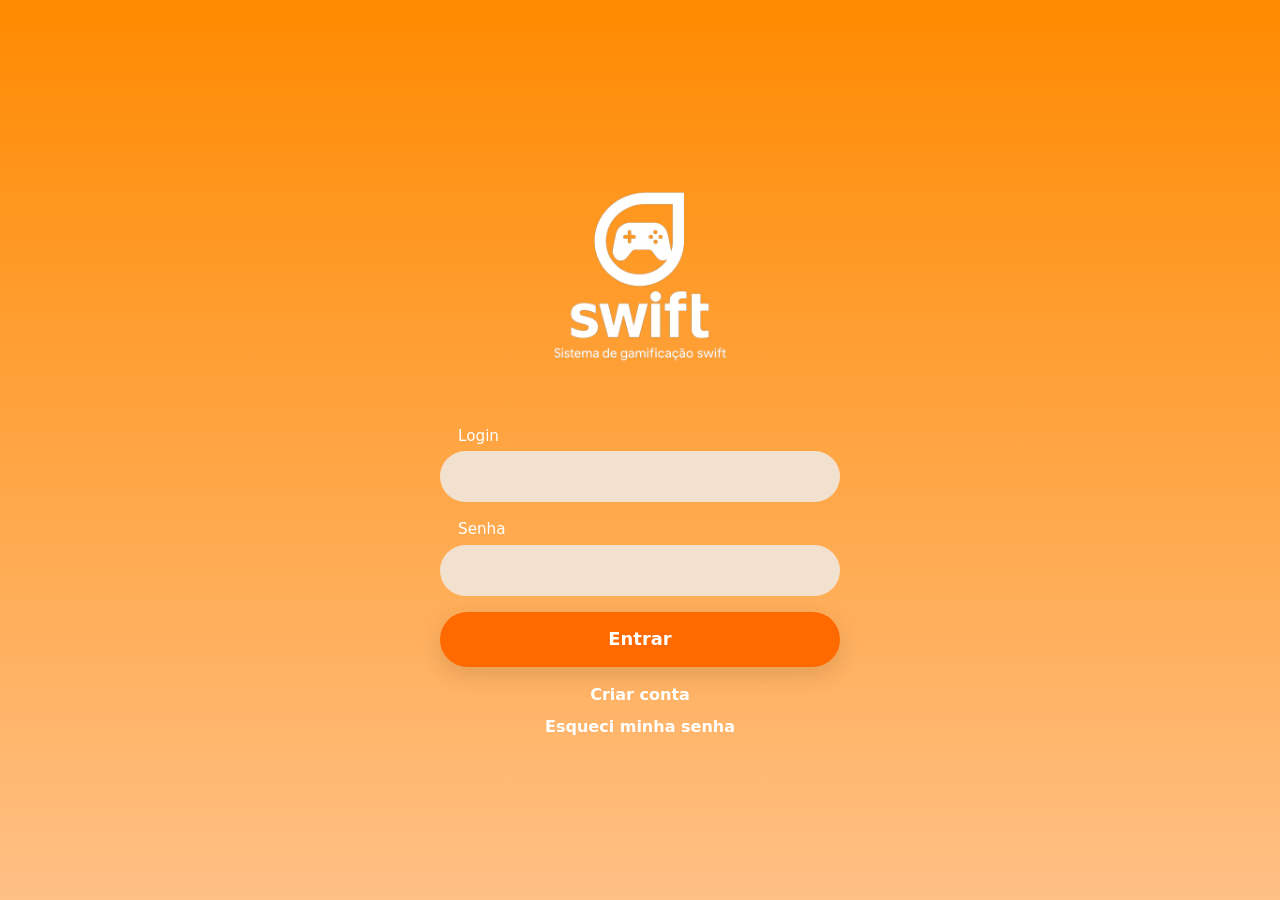
<file: index.html>
<!doctype html>
<html lang="pt-br">

<head>
    <meta charset="utf-8">
    <meta name="viewport" content="width=device-width, initial-scale=1">
    <title>Login Swift</title>
    <link href="https://cdn.jsdelivr.net/npm/bootstrap@5.3.3/dist/css/bootstrap.min.css" rel="stylesheet">
    <link rel="stylesheet" href="./css/tokens.css">
    <link rel="stylesheet" href="./css/base.css">
    <link rel="stylesheet" href="./css/login.css">
</head>

<body>
    <main class="login">
        <div class="login__wrap container d-flex align-items-center justify-content-center min-vh-100">
            <section class="login__card text-center">
                <img class="login__logo mb-4" src="./assets/img/logo-swift-gamificacao.png" alt="Swift">
                <form id="login-form" class="login__form needs-validation" novalidate>
                    <div class="mb-3 text-start">
                        <label for="login-email" class="form-label text-white-50 small mb-1">Login</label>
                        <input id="login-email" name="email" type="email" class="form-control login__input" required>
                        <div class="invalid-feedback">Informe um e-mail válido.</div>
                    </div>
                    <div class="mb-3 text-start">
                        <label for="login-senha" class="form-label text-white-50 small mb-1">Senha</label>
                        <input id="login-senha" name="senha" type="password" class="form-control login__input"
                            minlength="6" required>
                        <div class="invalid-feedback">A senha deve ter pelo menos 6 caracteres.</div>
                    </div>
                    <button type="submit" class="btn btn-lg btn-primary w-100 login__btn">Entrar</button>
                    <div class="login__links d-flex justify-content-between align-items-center mt-3">
                        <a href="#" class="login__link">Criar conta</a>
                        <a href="#" class="login__link">Esqueci minha senha</a>
                    </div>
                </form>
            </section>
        </div>
    </main>
    <script type="module" src="./js/login.js"></script>
    <script src="https://cdn.jsdelivr.net/npm/bootstrap@5.3.3/dist/js/bootstrap.bundle.min.js"></script>
</body>

</html>
</file>
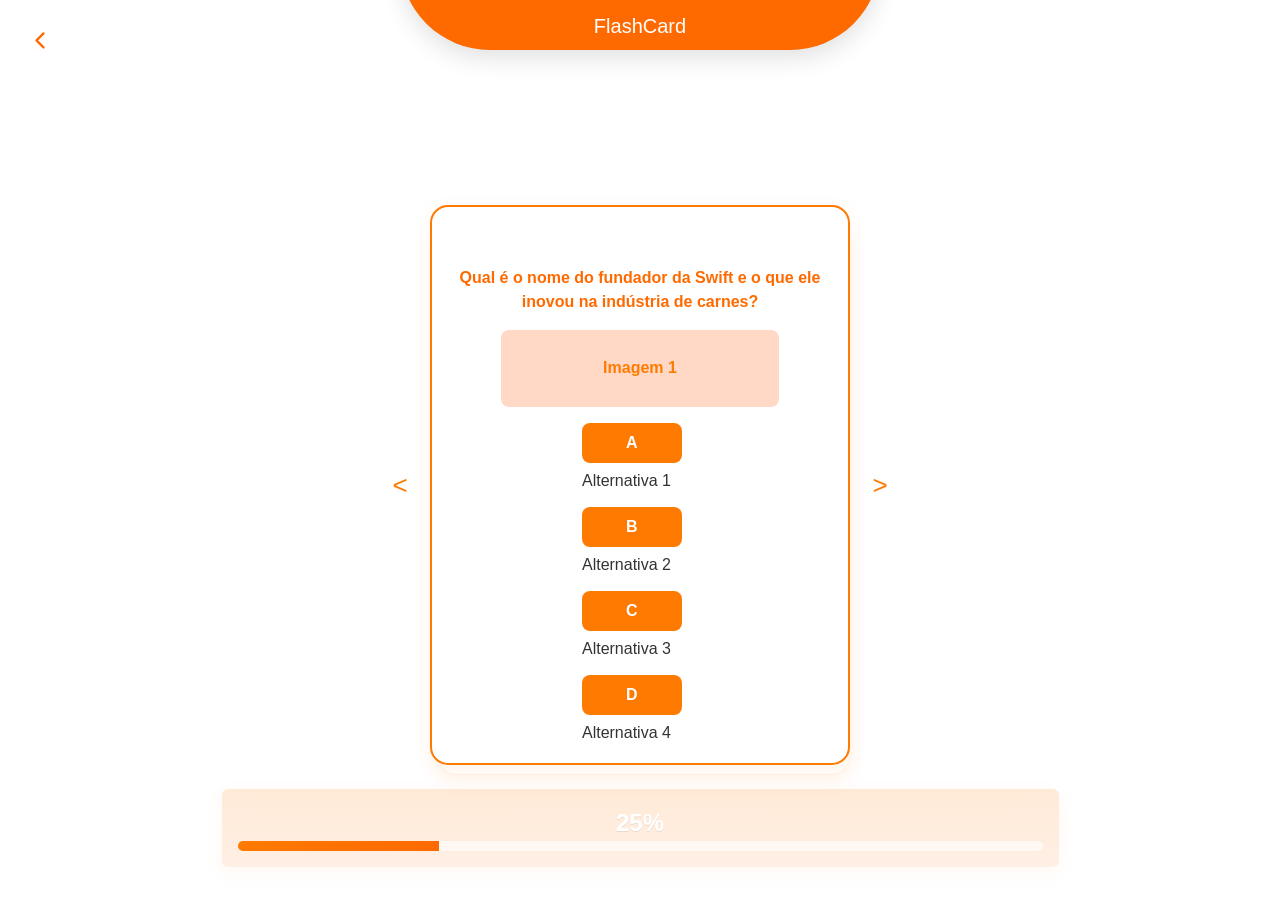
<file: pages/fleshcard.html>
<!DOCTYPE html>
<html lang="pt-br">

<head>
  <meta charset="utf-8" />
  <meta name="viewport" content="width=device-width,initial-scale=1" />
  <title>FlashCard</title>


</head>
<link href="https://cdn.jsdelivr.net/npm/bootstrap@5.3.2/dist/css/bootstrap.min.css" rel="stylesheet">
<link rel="stylesheet" href="../css/tokens.css" />
<link rel="stylesheet" href="../css/base.css" />
<link rel="stylesheet" href="../css/home.css" />
<link rel="stylesheet" href="../css/profile.css" />
<link rel="stylesheet" href="../css/fleshcard.css" />
</head>

<body>
  <header class="dash-header text-center position-relative">
    <button class="profile__back" onclick="window.location.href='./home.html'" aria-label="Voltar">
      <svg width="28" height="28" viewBox="0 0 24 24" fill="none" aria-hidden="true">
        <path d="M15 18l-6-6 6-6" stroke="currentColor" stroke-width="2" stroke-linecap="round"
          stroke-linejoin="round" />
      </svg>
    </button>
    <div class="dash-header__pill">
      <h1 class="dash-header__title m-0">FlashCard</h1>
    </div>
  </header>

  <main class="container d-flex flex-column align-items-center justify-content-center mt-3">
    <div class="flashcard-scene position-relative">
      <div class="nav-arrow nav-left" id="prevBtn" aria-hidden="true">&lt;</div>


      <div class="flashcard" id="flashcard" role="button" aria-label="Cartão de pergunta">
        <button class="btn-close align-self-start ms-2 mt-2" aria-label="fechar"></button>

        <div class="question text-center text-orange" id="cardQuestion">Pergunta</div>

        <div class="card-image mx-auto mt-2" id="cardImage">Imagem</div>

        <div class="answers" id="cardAnswers">
          <div><button class="answer-btn" data-key="A">A</button> <span>Alternativa 1</span></div>
          <div><button class="answer-btn" data-key="B">B</button> <span>Alternativa 2</span></div>
          <div><button class="answer-btn" data-key="C">C</button> <span>Alternativa 3</span></div>
          <div><button class="answer-btn" data-key="D">D</button> <span>Alternativa 4</span></div>
        </div>
      </div>


      <div class="flashcard back" id="backCard" aria-hidden="true"></div>

      <div class="nav-arrow nav-right" id="nextBtn" aria-hidden="true">&gt;</div>
    </div>


    <div class="progress-wrap w-75 mt-4">
      <div class="progress-box p-3 rounded">
        <div class="progress-percent text-center fw-bold" id="progressText">50%</div>
        <div class="progress">
          <div class="progress-bar" id="progressBar" role="progressbar" style="width:50%"></div>
        </div>
      </div>
    </div>
  </main>


  <script src="../js/fleshcard.js"></script>
</body>

</html>
</file>
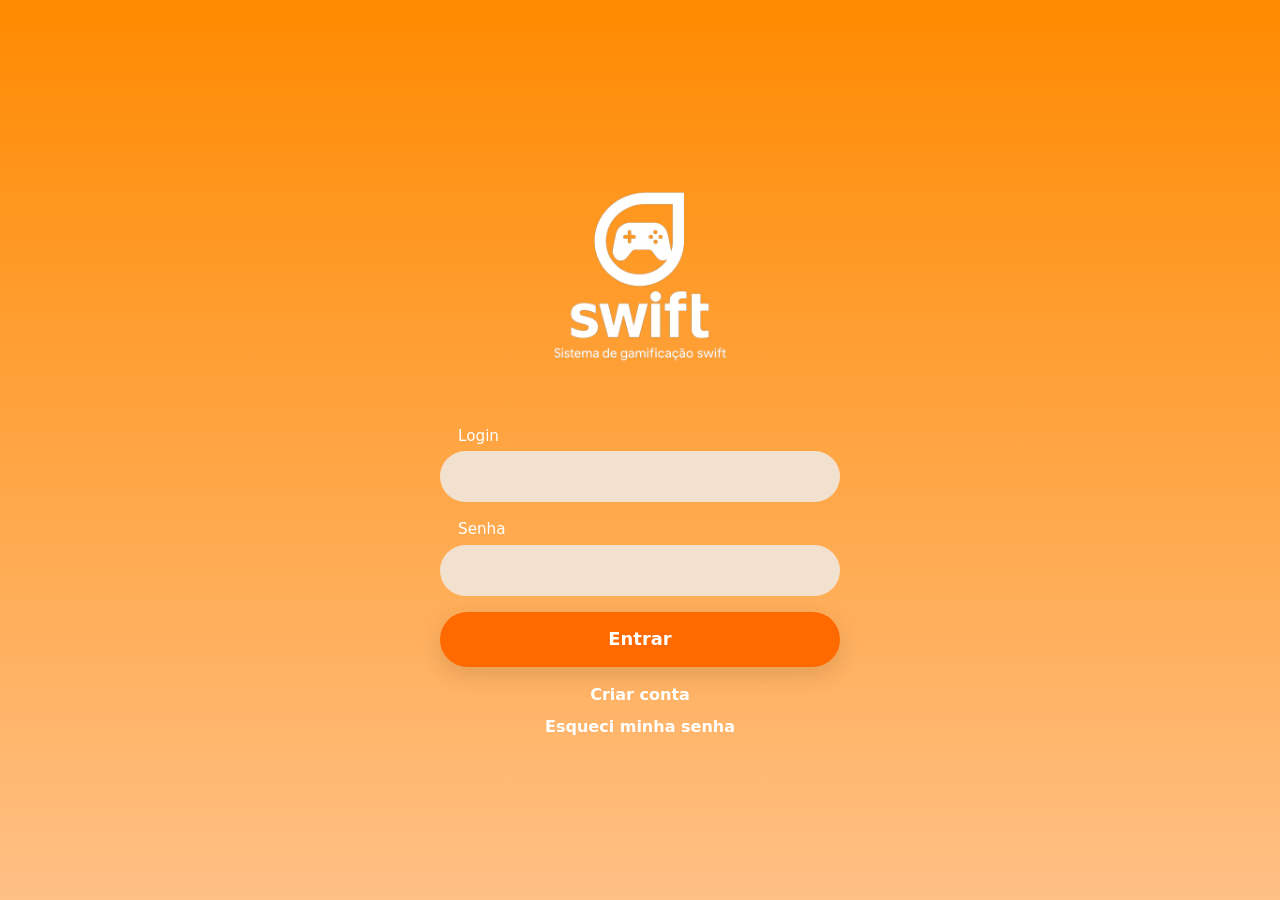
<file: pages/home.html>
<!doctype html>
<html lang="pt-br">

<head>
    <meta charset="utf-8">
    <meta name="viewport" content="width=device-width, initial-scale=1">
    <title>Swift • Bem-Vindo</title>

    <link href="https://cdn.jsdelivr.net/npm/bootstrap@5.3.3/dist/css/bootstrap.min.css" rel="stylesheet">
    <link href="../css/tokens.css" rel="stylesheet">
    <link href="../css/base.css" rel="stylesheet">
    <link href="../css/home.css" rel="stylesheet">
    <link href="https://cdn.jsdelivr.net/npm/bootstrap-icons@1.11.3/font/bootstrap-icons.css" rel="stylesheet">
</head>

<body>

    <!-- Header em pílula -->
    <header class="dash-header text-center position-relative">
        <div class="dash-header__pill">
            <h1 class="dash-header__title m-0">Bem-Vindo</h1>
        </div>
    </header>

    <!-- Conteúdo -->
    <main class="container py-4">
        <div class="row g-3">
            <!-- Card Quiz -->
            <section class="col-12">
                <div class="card-soft quiz-card p-3">
                    <div class="d-flex justify-content-between align-items-center">
                        <span class="fw-semibold">Quiz 2</span>
                        <span id="quizPercent" class="fw-bold">50%</span>
                    </div>
                    <div class="progress mt-3" role="progressbar" aria-label="Progresso do Quiz">
                        <div id="quizBar" class="progress-bar progress-bar-striped"></div>
                    </div>
                </div>
            </section>

            <!-- SWP + Rank atual -->
            <section class="col-6">
                <div class="card-soft kpi-card p-3 d-flex align-items-center gap-2">
                    <span class="badge bg-white text-dark fw-bold">SWP</span>
                    <span id="swpPoints" class="fs-4 fw-bold">1000</span>
                </div>
            </section>

            <section class="col-6">
                <div class="card-soft rank-card p-3">
                    <div class="d-flex justify-content-between align-items-center mb-2">
                        <span class="fw-semibold">Rank atual</span>
                        <span id="myRank" class="position-badge">3</span>
                    </div>
                    <ul id="rankList" class="list-unstyled m-0 small"></ul>
                </div>
            </section>

            <!-- Streak -->
            <section class="col12 col-sm-6">
                <div class="card-soft streak-card p-3 text-center">
                    <img src="../assets/img/icons8-fogo-96.png" alt="Ícone de chama" class="streak-card__icon mb-2">
                    <div class="small text-white-50">STREAK DE <span id="streakDays">3</span> DIAS</div>
                </div>
            </section>

            <!-- Missão semanal -->
            <section class="col-12 col-sm-6">
                <div class="card-soft mission-card p-3">
                    <div class="fw-semibold mb-1">Missão Semanal</div>
                    <p id="missionText" class="mb-0 small text-muted"></p>
                </div>
            </section>
        </div>
    </main>

    <!-- Navbar inferior -->
    <nav class="dash-nav navbar fixed-bottom bg-white border-top">
        <div class="container d-flex justify-content-around py-2">
            <a class="nav-link active text-orange" href="./dashboard.html" aria-label="Início"><i
                    class="bi bi-house-fill fs-5"></i></a>
            <a class="nav-link text-orange" href="./ranking.html" aria-label="Troféus"><i
                    class="bi bi-trophy-fill fs-5"></i></a>
            <a class="nav-link text-orange" href="./fleshcard.html" aria-label="Atividades"><i
                    class="bi bi-question-circle-fill fs-5"></i></a>
            <a class="nav-link text-orange" href="./perfil.html" aria-label="Configurações"><i
                    class="bi bi-gear-fill fs-5"></i></a>
            <a class="nav-link text-orange" href="./profile.html" aria-label="Perfil"><i
                    class="bi bi-person-circle fs-5"></i></a>
        </div>
    </nav>

    <!-- Scripts -->
    <script type="module">
        import { requireAuth } from '../js/auth.js';
        requireAuth?.();

        // mocks + lógica da página
    </script>
    <script type="module" src="../js/mocks/homeData.js"></script>
    <script type="module" src="../js/home.js"></script>
    <script src="https://cdn.jsdelivr.net/npm/bootstrap@5.3.3/dist/js/bootstrap.bundle.min.js"></script>
</body>

</html>
</file>
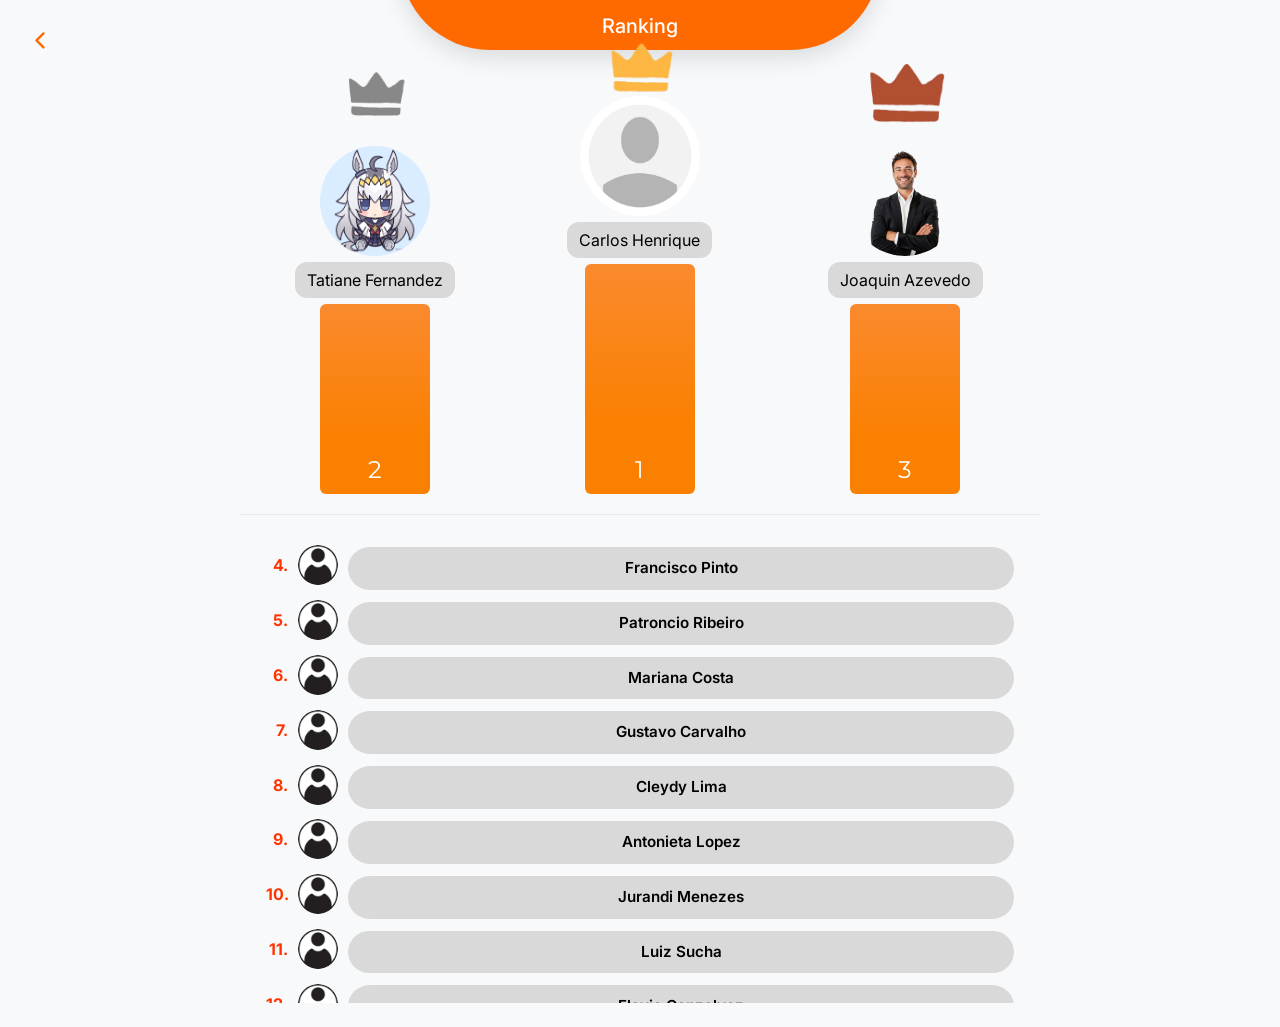
<file: pages/ranking.html>
<!DOCTYPE html>
<html lang="pt-BR">

<head>
  <meta charset="UTF-8">
  <meta name="viewport" content="width=device-width, initial-scale=1.0">
  <title>Ranking</title>
  <link href="https://cdn.jsdelivr.net/npm/bootstrap@5.3.3/dist/css/bootstrap.min.css" rel="stylesheet">
  <link href="https://fonts.googleapis.com/css2?family=Montserrat:wght@400;500;700&display=swap" rel="stylesheet">
  <link href="https://fonts.googleapis.com/css2?family=Inter:wght@400;500;700&display=swap" rel="stylesheet">
  <link rel="stylesheet" href="../css/tokens.css">
  <link rel="stylesheet" href="../css/base.css">
  <link rel="stylesheet" href="../css/home.css">
  <link rel="stylesheet" href="../css/profile.css">
  <link rel="stylesheet" href="../css/ranking.css">
</head>

<body class="bg-light">

  <!-- Header com pílula igual ao home -->
  <header class="dash-header text-center position-relative">
    <button class="profile__back" onclick="window.location.href='./home.html'" aria-label="Voltar">
      <svg width="28" height="28" viewBox="0 0 24 24" fill="none" aria-hidden="true">
        <path d="M15 18l-6-6 6-6" stroke="currentColor" stroke-width="2" stroke-linecap="round"
          stroke-linejoin="round" />
      </svg>
    </button>
    <div class="dash-header__pill">
      <h1 class="dash-header__title m-0">Ranking</h1>
    </div>
  </header>

  <main class="ranking">
    <!-- Top 3 do ranking -->
    <section class="top3">
      <div class="place second">
        <div class="avatar">
          <img src="../assets/img/avatar2.png" alt="2º lugar">
          <img class="crown" src="../assets/img/coroa-prata.png" alt="Coroa prata">
        </div>
        <span class="name">Tatiane Fernandez</span>
        <div class="podium second-podium"><span class="podium-number">2</span></div>
      </div>

      <div class="place first">
        <div class="avatar">
          <img id="firstAvatar" src="../assets/img/avatar1.png" alt="1º lugar">
          <img class="crown" src="../assets/img/coroa-ouro.png" alt="Coroa ouro">
        </div>
        <span class="name">Carlos Henrique</span>
        <div class="podium first-podium"><span class="podium-number">1</span></div>
      </div>

      <div class="place third">
        <div class="avatar">
          <img src="../assets/img/avatar3.png" alt="3º lugar">
          <img class="crown" src="../assets/img/coroa-bronze.png" alt="Coroa bronze">
        </div>
        <span class="name">Joaquin Azevedo</span>
        <div class="podium third-podium"><span class="podium-number">3</span></div>
      </div>
    </section>

    <div class="ranking-separador"></div>

    <!-- Lista do top 4 em diante -->
    <section class="ranking-lista">
      <ul>
        <li><span class="position">4.</span><img src="../assets/img/icon.png" alt><span class="name">Francisco
            Pinto</span></li>
        <li><span class="position">5.</span><img src="../assets/img/icon.png" alt><span class="name">Patroncio
            Ribeiro</span></li>
        <li><span class="position">6.</span><img src="../assets/img/icon.png" alt><span class="name">Mariana
            Costa</span></li>
        <li><span class="position">7.</span><img src="../assets/img/icon.png" alt><span class="name">Gustavo
            Carvalho</span></li>
        <li><span class="position">8.</span><img src="../assets/img/icon.png" alt><span class="name">Cleydy Lima</span>
        </li>
        <li><span class="position">9.</span><img src="../assets/img/icon.png" alt><span class="name">Antonieta
            Lopez</span></li>
        <li><span class="position">10.</span><img src="../assets/img/icon.png" alt><span class="name">Jurandi
            Menezes</span></li>
        <li><span class="position">11.</span><img src="../assets/img/icon.png" alt><span class="name">Luiz Sucha</span>
        </li>
        <li><span class="position">12.</span><img src="../assets/img/icon.png" alt><span class="name">Flavio
            Gonzalvez</span></li>
        <li><span class="position">13.</span><img src="../assets/img/icon.png" alt><span class="name">Ana Clara
            Machado</span></li>
        <li><span class="position">14.</span><img src="../assets/img/icon.png" alt><span class="name">Matias Lima</span>
        </li>
        <li><span class="position">15.</span><img src="../assets/img/icon.png" alt></span> <span class="name">Camilo
            Freitas</span></li>
        <li><span class="position">16.</span><img src="../assets/img/icon.png" alt></span> <span class="name">Leonardo
            Alonso</span></li>
        <li><span class="position">17.</span><img src="../assets/img/icon.png" alt></span> <span class="name">Brian
            Luis</span></li>
        <li><span class="position">18.</span><img src="../assets/img/icon.png" alt></span> <span class="name">Marcela
            Cruz</span></li>
        <li><span class="position">19.</span><img src="../assets/img/icon.png" alt></span> <span class="name">Paulo
            Dias</span></li>
        <li><span class="position">20.</span><img src="../assets/img/icon.png" alt></span> <span class="name">Michelle
            Ramirez</span></li>
      </ul>
    </section>
  </main>

  <script src="../js/ranking.js" defer></script>
</body>

</html>
</file>
<file: css/tokens.css>
:root {
    --color-primary: #FF6A00;
    /* laranja principal do botão */
    --color-primary-dark: #F15A00;
    /* laranja escuro (hover)     */
    --color-bg-start: #FF8A00;
    /* topo do gradiente          */
    --color-bg-end: #FFC085;
    /* base do gradiente          */
    --color-pill: #FF6A00;
    /* pílulas topo/rodapé        */
    --color-input: #F3E1CF;
    /* fundo claro dos inputs     */
    --color-white: #FFFFFF;
    --radius-pill: 999px;
    --radius-lg: 16px;
    --shadow-sm: 0 8px 24px rgba(0, 0, 0, .12);
    --space-1: .25rem;
    --space-2: .5rem;
    --space-3: 1rem;
    --space-4: 1.5rem;
    --space-6: 2.5rem;
}
</file>
<file: css/base.css>
body {
    margin: 0;
    font-family: system-ui, -apple-system, Segoe UI, Roboto, Ubuntu, "Helvetica Neue", Arial;
}
</file>
<file: css/login.css>
body {
    min-height: 100vh;
    background: linear-gradient(180deg, var(--color-bg-start), var(--color-bg-end));
    position: relative;
    overflow: hidden;
}

.login__card {
    width: 100%;
    max-width: 360px;
    padding: var(--space-6) var(--space-4);
    background: transparent;
}

.login__logo {
    height: auto;
    max-width: 200px;
    width: 100%;
    display: block;
    margin-left: auto;
    margin-right: auto;
}

.login__input {
    border-radius: var(--radius-pill);
    background: var(--color-input);
    border: none;
    padding: .9rem 1.125rem;
    font-size: 1.125rem;
    line-height: 1.2;
    color: #0f0f0f;
    caret-color: #0f0f0f;
}

.login__input:focus {
    box-shadow: 0 0 0 .25rem rgba(255, 106, 0, .25);
}

.login__btn {
    border-radius: var(--radius-pill);
    background: var(--color-primary);
    border: none;
    box-shadow: var(--shadow-sm);
    font-size: 1.05rem;
    padding: .9rem 1rem;
    font-weight: 700;
    transition: background-color .2s ease, box-shadow .2s ease;
}

.login__btn:hover {
    background: var(--color-primary-dark);
}

.login__links {
    display: flex;
    flex-direction: column;
    align-items: center;
    justify-content: center;
    gap: var(--space-2);
}

.login__link {
    color: var(--color-white);
    text-decoration: none;
    font-weight: 600;
    transition: color .2s ease, opacity .2s ease;
}

.login__link:visited {
    color: var(--color-white);
    text-decoration: none;
}

.login__link:hover,
.login__link:focus {
    color: var(--color-primary);
    text-decoration: none;
}

.login__form .form-label {
    color: #ffffff !important;
    font-size: 1rem;
    font-weight: 600;
    display: block;
    margin-bottom: .375rem;
    padding-left: 1.125rem;
    text-align: left;
}

.login__input::placeholder {
    color: rgba(0, 0, 0, .75);
}

.login__form .form-label {
    color: rgba(255, 255, 255, .9);
    font-size: .95rem;
    font-weight: 500;
    display: block;
    padding-left: 1.125rem;
    text-align: left;
}

.login .text-start {
    text-align: left !important;
}

@media (min-width: 576px) {
    .login__card {
        max-width: 400px;
    }

    .login__logo {
        max-width: 220px;
    }
}

@media (min-width: 768px) {
    .login__card {
        max-width: 440px;
        padding: var(--space-6) var(--space-6);
    }

    .login__input {
        font-size: 1.15rem;
    }

    .login__btn {
        font-size: 1.12rem;
    }
}

@media (min-width: 992px) {
    .login__card {
        max-width: 480px;
    }

    .login__logo {
        max-width: 240px;
    }
}

.login__input::placeholder {
    color: rgba(0, 0, 0, .75);
}
</file>
<file: css/home.css>
/* topo com pílula */
.dash-header {
    height: 80px;
}

.dash-header__pill {
    position: absolute;
    left: 50%;
    transform: translateX(-50%);
    top: -40px;
    width: 90%;
    max-width: 480px;
    height: 90px;
    background: var(--color-primary);
    color: var(--color-white);
    border-bottom-left-radius: 120px;
    border-bottom-right-radius: 120px;
    display: flex;
    align-items: flex-end;
    justify-content: center;
    box-shadow: var(--shadow-sm);
}

.dash-header__title {
    padding-bottom: .75rem;
    font-size: 1.25rem;
}

/* cards */
.card-soft {
    background: linear-gradient(180deg, rgba(255, 255, 255, .9), rgba(255, 255, 255, .8));
    border: 0;
    border-radius: 18px;
    box-shadow: var(--shadow-sm);
}

/* quiz progress */
.quiz-card .progress {
    height: 10px;
    background: rgba(0, 0, 0, .06);
    border-radius: 999px;
}

.quiz-card .progress-bar {
    width: 0;
    background: linear-gradient(90deg, #FF8A00, #F44336);
    border-radius: 999px;
}

/* KPI SWP */
.kpi-card .badge {
    border-radius: 999px;
    padding: .35rem .55rem;
}

.kpi-card {
    background: linear-gradient(180deg, #FFE7D0, #FBE7D9);
}

/* Rank */
.rank-card {
    background: linear-gradient(180deg, #FBE7D9, #F8EDE4);
}

.position-badge {
    display: inline-flex;
    align-items: center;
    justify-content: center;
    width: 28px;
    height: 28px;
    border-radius: 50%;
    background: #FF6A00;
    color: #fff;
    font-weight: 700;
}

.rank-card li {
    display: flex;
    align-items: center;
    gap: .5rem;
    padding: .25rem 0;
}

.rank-card .avatar {
    width: 24px;
    height: 24px;
    border-radius: 50%;
    background: #eee;
    display: inline-block;
}

/* Streak */
.streak-card {
    background: linear-gradient(180deg, #FF9B4A, #FF6A00);
    color: #fff;
    border-radius: 18px;
}

.streak-card__icon {
    width: 100px;
    height: 100px;
    object-fit: contain;
}

/* Missão */
.mission-card {
    background: linear-gradient(180deg, #FFE7D0, #FBE7D9);
}

/* navbar inferior */
.dash-nav .nav-link {
    opacity: .9;
}

.text-orange {
    color: #FF6A00 !important;
}
</file>
<file: css/profile.css>
.profile {
  min-height: 100vh;
  background: var(--color-white);
  overflow-x: hidden;
}


.profile__top {
  position: relative;
  height: clamp(160px, 22vw, 240px);
  background: var(--color-primary);
  color: var(--color-white);
  display: grid;
  place-items: end center;
  padding-bottom: clamp(1rem, 2.2vw, 1.6rem);
  border-bottom-left-radius: 999px 140px;
  border-bottom-right-radius: 999px 140px;
  box-shadow: var(--shadow-sm);
}

.profile__title {
  margin: 0;
  font-weight: 700;
}

/* botão de voltar (seta) usado em header/páginas */
.profile__back {
  position: absolute;
  left: clamp(.5rem, 2vw, 1.25rem);
  top: 50%;
  transform: translateY(-50%);
  background: transparent;
  border: 0;
  padding: .35rem;
  display: grid;
  place-items: center;
  cursor: pointer;
  color: var(--color-primary);
  box-shadow: none;
  z-index: 50;
}

/* quando usado dentro do header com a pílula laranja, a seta fica branca para contraste */
.dash-header .profile__back {
  color: var(--color-primary);
}



/* botão de salvar com a cor laranja padrão */
.login__btn {
  background: var(--color-primary);
  color: var(--color-white);
  border-radius: var(--radius-pill);
  padding: .9rem 1.1rem;
  font-weight: 700;
  border: 0;
}

.login__btn:hover {
  background: var(--color-primary-dark);
}

.profile__card {
  width: 100%;
  max-width: min(92vw, 560px);
  padding: clamp(1rem, 3vw, 2.5rem) clamp(1rem, 4vw, 2rem);
  margin-inline: auto;
}


.profile__avatar-wrap {
  width: max-content;
  margin: clamp(1rem, 3vw, 2rem) auto clamp(1rem, 3vw, 2rem);
}

.profile__avatar {
  width: clamp(96px, 9.5vw + 56px, 132px);
  height: clamp(96px, 9.5vw + 56px, 132px);
  border-radius: 50%;
  object-fit: cover;
  background: #cfcfcf;
  box-shadow: var(--shadow-sm);
  display: block;
}

.profile__avatar-btn {
  position: relative;
  left: calc(100% - 36px);
  top: -36px;
  width: 36px;
  height: 36px;
  border-radius: 50%;
  display: grid;
  place-items: center;
  background: var(--color-primary);
  color: var(--color-white);
  border: 2px solid var(--color-white);
  cursor: pointer;
  box-shadow: var(--shadow-sm);
}

.profile__avatar-btn:hover {
  filter: brightness(.95);
}


.profile__group+.profile__group {
  margin-top: clamp(.75rem, 2.5vw, 1.25rem);
}

.profile__label {
  display: block;
  margin-bottom: .375rem;
  padding-left: 1.125rem;
  color: var(--color-primary);
  font-weight: 600;
  font-size: clamp(.95rem, .4vw + .85rem, 1.05rem);
}

.profile__field {
  display: flex;
  align-items: center;
  width: 100%;
  min-height: clamp(46px, 4.5vw + 28px, 56px);
  padding: .55rem 1.125rem;
  border-radius: var(--radius-pill);
  background: var(--color-input);
  box-shadow: inset 0 0 0 1px rgba(0, 0, 0, .10);
  transition: box-shadow .2s ease, background-color .2s ease;
}

.profile__field:hover {
  background-color: #efdbc7;
}

.profile__field:focus-within {
  box-shadow: inset 0 0 0 2px var(--color-primary), 0 0 0 .25rem rgba(255, 106, 0, .18);
  background-color: var(--color-input);
  outline: 0;
}


.profile__input {
  flex: 1 1 auto;
  min-width: 0;
  border: 0;
  outline: none;
  background: transparent;
  font-size: 1.125rem;
  line-height: 1.3;
  color: #0f0f0f;
  caret-color: #0f0f0f;
}

.profile__input::placeholder {
  color: rgba(0, 0, 0, .65);
}


.profile__hint {
  color: var(--color-primary);
  font-weight: 600;
  margin: clamp(1rem, 4vw, 2rem) 0 clamp(.5rem, 2vw, 1rem);
}

.profile__btn {
  width: 100%;
  border: 0;
  border-radius: var(--radius-pill);
  background: rgba(255, 255, 255, .70);
  color: #1a1a1a;
  font-weight: 700;
  padding: .9rem 1.1rem;
  font-size: 1.05rem;
  box-shadow: var(--shadow-sm);
  transition: background-color .2s ease, box-shadow .2s ease, transform .06s ease;
}

.profile__btn:hover {
  background: var(--color-white);
  box-shadow: 0 10px 28px rgba(0, 0, 0, .14);
}

.profile__btn:active {
  transform: translateY(1px);
}


.visually-hidden {
  position: absolute;
  width: 1px;
  height: 1px;
  padding: 0;
  margin: -1px;
  overflow: hidden;
  clip: rect(0, 0, 0, 0);
  white-space: nowrap;
  border: 0;
}


.profile {
  min-height: 100svh;
}


.profile__top {
  height: clamp(110px, 18svh, 170px);
  padding-bottom: clamp(.5rem, 1.6svh, 1rem);
  border-bottom-left-radius: 999px 110px;
  border-bottom-right-radius: 999px 110px;
}

.profile__title {
  font-size: clamp(1.1rem, 2.2svh, 1.6rem);
}


.profile__avatar-wrap {
  margin: clamp(.5rem, 2svh, 1.25rem) auto;
}

.profile__avatar {
  width: clamp(72px, 12svh, 112px);
  height: clamp(72px, 12svh, 112px);
}

.profile__avatar-btn {
  width: 32px;
  height: 32px;
  left: calc(100% - 32px);
  top: -32px;
}


.profile__card {
  max-width: min(88vw, 520px);
  padding: clamp(.5rem, 2svh, 1.25rem) clamp(.75rem, 3vw, 1.25rem);
}


.profile__group+.profile__group {
  margin-top: clamp(.5rem, 1.6svh, .9rem);
}

.profile__label {
  margin-bottom: .25rem;
  padding-left: .75rem;
  font-size: clamp(.9rem, 1.6svh, 1rem);
}

.profile__field {
  min-height: clamp(38px, 6svh, 48px);
  padding: .45rem .9rem;
}

.profile__input {
  font-size: clamp(.95rem, 1.8svh, 1.05rem);
}


.profile__hint {
  margin: clamp(.6rem, 2svh, 1rem) 0 .5rem;
}

.profile__btn {
  padding: clamp(.6rem, 1.8svh, .85rem) 1rem;
  font-size: clamp(.95rem, 1.8svh, 1.05rem);
}


@media (max-height: 740px) {
  .profile__top {
    height: clamp(100px, 16svh, 150px);
  }

  .profile__avatar {
    width: 88px;
    height: 88px;
  }

  .profile__card {
    max-width: min(92vw, 500px);
  }
}

@media (max-height: 640px) {
  .profile__top {
    height: 120px;
  }

  .profile__avatar {
    width: 76px;
    height: 76px;
  }

  .profile__group+.profile__group {
    margin-top: .6rem;
  }

  .profile__btn {
    padding: .6rem .9rem;
  }
}


@media (min-width: 992px) {
  .profile__card {
    max-width: 520px;
  }
}


.profile__avatar-remove {
  position: absolute;
  left: -4px;
  /* fica no canto inferior esquerdo */
  bottom: -4px;
  width: 22px;
  height: 22px;
  border-radius: 999px;
  border: 1px solid rgba(0, 0, 0, .15);
  background: #fff;
  color: #d22;
  display: grid;
  place-items: center;
  padding: 0;
  cursor: pointer;
  box-shadow: var(--shadow-sm);
}

.profile__avatar-remove:hover {
  filter: brightness(.96);
}


.profile__avatar {
  cursor: pointer;
}

.profile__card { display:flex; flex-direction:column; gap:14px; }
.profile__fields, .profile__actions { display:flex; flex-direction:column; gap:12px; }

.profile__btn,
.login__btn {
  display:block;
  width:100%;
  position:static !important;
  transform:none !important;
  margin:0 !important;
}

.profile__btn + .login__btn,
.login__btn + .profile__btn { margin-top:12px !important; }


.profile__btn,
.login__btn { box-shadow: 0 8px 20px rgba(0,0,0,.08); }
.profile__btn:active,
.login__btn:active { transform:none; }


@media (max-width:480px){
  .profile__card{ gap:16px; }
  .profile__fields, .profile__actions{ gap:14px; }
}
</file>
<file: css/fleshcard.css>
:root {
  --orange: #ff7a00;
  --soft: #ffd9c6;
  --bg: #fff8f3;
  --accent: #ff6a00;
}

* {
  box-sizing: border-box
}

html,
body {
  height: 100%;
}

body {
  /* usar o fundo branco padrão das outras páginas */
  background: var(--color-white, #ffffff);
  font-family: "Segoe UI", Roboto, "Helvetica Neue", Arial;
  color: #333;
  min-height: 100%;
  margin: 0;
  /* remover rolagem da página inteira para a tela de flashcards */
  overflow: hidden;
}

/* botão achatado (oval “squashed”) */
.title-wrap {
  margin-top: 10px;
  text-align: center;
  /* centra na tela */
}

.title {
  background-color: #FF6A00;
  color: white;
  text-align: center;
  padding: 15px 0;
  border-bottom-left-radius: 50% 100px;
  border-bottom-right-radius: 50% 100px;
  width: 450px;
  margin: 0 auto;
}

/* cena do cartão */
.flashcard-scene {
  /* tornar a cena responsiva e caber na viewport sem causar scroll da página */
  width: min(420px, 92vw);
  height: min(560px, 65vh);
  position: relative;
  margin-top: 0;
  z-index: 2;
}

/* container principal: ocupar viewport restante abaixo do header */
main.container {
  height: calc(100vh - 100px);
  /* considera header ~80px + espaçamento */
  display: flex;
  flex-direction: column;
  align-items: center;
  justify-content: center;
  overflow: hidden;
  /* garantir espaço abaixo do header/pílula para não cobrir o cartão */
  padding-top: 80px;
  padding-bottom: 0;
}

/* setas laterais */
.nav-arrow {
  position: absolute;
  top: 50%;
  transform: translateY(-50%);
  font-size: 26px;
  color: var(--orange);
  user-select: none;
  cursor: pointer;
  width: 36px;
  height: 36px;
  display: flex;
  align-items: center;
  justify-content: center;
}

.nav-left {
  left: -48px;
}

.nav-right {
  right: -48px;
}

/* cartão principal */
.flashcard {
  width: 100%;
  height: 100%;
  background: white;
  border-radius: 18px;
  border: 2px solid var(--orange);
  box-shadow: 0 6px 20px rgba(255, 122, 0, 0.08);
  position: absolute;
  left: 0;
  top: 0;
  z-index: 3;
  display: flex;
  flex-direction: column;
  align-items: center;
  justify-content: flex-start;
  padding: 12px 10px 12px;
  transition: transform 300ms ease, opacity 300ms ease;
  touch-action: none;
  /* pointer events touch */
  overflow: hidden;
}

/* cartão de trás (efeito pilha) */
.flashcard.back {
  transform: translateY(18px);
  left: 8px;
  width: calc(100% - 8px);
  height: calc(100% - 8px);
  border-radius: 18px;
  border: 1px solid rgba(255, 122, 0, 0.08);
  /* reduzir intensidade para evitar película/cobertura do cartão principal */
  background: linear-gradient(180deg, rgba(255, 245, 240, 0.24), rgba(255, 245, 240, 0.12));
  z-index: 1;
}

/* botão fechar (x) */
.btn-close {
  background: none;
  border: none;
  width: 28px;
  height: 28px;
  color: #bfbfbf;
}

/* imagem do cartão */
.card-image {
  width: 70%;
  height: 88px;
  margin-top: 6px;
  border-radius: 8px;
  background: var(--soft);
  display: flex;
  align-items: center;
  justify-content: center;
  color: var(--orange);
  font-weight: 600;
}

/* pergunta */
.question {
  margin: 6px 0 8px;
  color: var(--orange);
  font-size: 16px;
  font-weight: 600;
  text-align: center;
}

/* respostas */
.answers {
  margin-top: 10px;
  gap: 8px;
  width: 100%;
  display: flex;
  flex-direction: column;
  align-items: center;
  justify-content: flex-end;
  margin-bottom: 6px;
}

.answer-btn {
  width: 86%;
  max-width: 300px;
  height: 40px;
  border-radius: 8px;
  border: none;
  margin: 6px 0;
  background: var(--orange);
  color: white;
  font-weight: 700;
  display: inline-flex;
  align-items: center;
  justify-content: center;
  cursor: pointer;
  user-select: none;
}

/* progresso */
.progress-wrap .progress-box {
  background: linear-gradient(180deg, rgba(255, 140, 30, 0.18), rgba(255, 120, 40, 0.12));
  border-radius: 12px;
  box-shadow: 0 6px 20px rgba(255, 120, 0, 0.06);
}

.progress-percent {
  font-size: 24px;
  color: white;
  text-shadow: 0 1px 0 rgba(0, 0, 0, 0.08);
}

.progress {
  height: 10px;
  background: rgba(255, 255, 255, 0.6);
  border-radius: 10px;
  overflow: hidden;
}

.progress-bar {
  background: linear-gradient(90deg, var(--orange), var(--accent));
  height: 100%;
  transition: width 300ms ease;
}
</file>
<file: css/ranking.css>
body,
.name,
.ranking-lista li span {
  font-family: 'Inter', sans-serif;
}

.ranking {
  display: flex;
  flex-direction: column;
  align-items: center;
  width: 100%;
  padding: 16px 12px 24px;
  margin: 0 auto;
}

.top3 {
  display: grid;
  grid-template-columns: repeat(3, 1fr);
  align-items: end;
  gap: 12px;
  width: 100%;
  max-width: 800px;
  margin: 0 auto 8px;
  padding: 0 8px;
}

.place {
  display: flex;
  flex-direction: column;
  align-items: center;
  min-width: 0;
}

.avatar {
  position: relative; display: grid; place-items: center; }

.avatar img {
  width: clamp(64px, 22vw, 110px);
  height: clamp(64px, 22vw, 110px);
  border-radius: 50%;
  object-fit: cover;
}

.first .avatar img {
  width: clamp(72px, 24vw, 120px);
  height: clamp(72px, 24vw, 120px);
}

.crown {
  position: absolute;
  bottom: calc(100% - 6px);
  left: 50%;
  transform: translateX(-50%);
  width: clamp(18px, 7vw, 32px);
  z-index: 3;
  pointer-events: none;
}

.first .crown {
  width: clamp(22px, 9vw, 40px);
  bottom: calc(100% - 35px); /* abaixa só a coroa do 1º lugar */
}

.name {
  margin-top: 6px;
  background: #D9D9D9;
  color: #000;
  padding: 6px 12px;
  border-radius: 12px;
  font-size: clamp(12px, 3.2vw, 16px);
  text-align: center;
  max-width: 90%;
  white-space: nowrap;
  overflow: hidden;
  text-overflow: ellipsis;
}

.podium {
  margin-top: 6px;
  width: clamp(64px, 22vw, 110px);
  height: clamp(120px, 36vw, 210px);
  display: flex;
  justify-content: center;
  align-items: flex-end;
  color: #fff;
  background: linear-gradient(180deg, #FA8A2E 0%, #FA8001 70%, #FA8001 100%);
  position: relative;
  border-radius: 6px;
  padding-bottom: 6px;
}

.first-podium { height: clamp(140px, 40vw, 230px); }
.second-podium { height: clamp(120px, 34vw, 190px); }
.third-podium { height: clamp(120px, 34vw, 190px); }

.podium-number {
  position: absolute;
  bottom: 6px;
  font-family: 'Montserrat', sans-serif;
  font-size: clamp(16px, 5vw, 24px);
}

.first { order: 2; }
.second { order: 1; }
.third  { order: 3; }

.ranking-separador {
  width: 100%;
  max-width: 800px;
  height: 0;
  margin: 12px auto;
  background: transparent;
  border-top: 1px solid rgba(0,0,0,0.06);
}

.ranking-lista {
  width: 100%;
  max-width: 800px;
  max-height: 52vh;
  overflow-y: auto;
  margin-top: 8px;
  padding: 6px;
}

.ranking-lista ul {
  list-style: none;
  padding: 0;
  margin: 0;
}

.ranking-lista li {
  display: flex;
  align-items: center;
  gap: 10px;
  margin-bottom: 6px;
  width: 95%;
  margin-left: auto;
  margin-right: auto;
  background: none;
  border: none;
}

.ranking-lista .position {
  color: #FF3300;
  width: 22px;
  font-weight: 700;
  text-align: right;
  flex: 0 0 22px;
}

.ranking-lista li img {
  width: 40px;
  height: 40px;
  border-radius: 50%;
  object-fit: cover;
  flex: 0 0 40px;
}

.ranking-lista .name {
  background: #D9D9D9;
  padding: 10px 12px;
  border-radius: 32px;
  flex: 1 1 auto;
  text-align: center;
  font-size: 0.95rem;
  white-space: nowrap;
  overflow: hidden;
  text-overflow: ellipsis;
}

.ranking-lista li span {
  font-size: 16px;
  font-weight: 600;
}

@media (max-width: 360px) {
  .top3 { gap: 8px; padding: 0 6px; }
  .name { max-width: 95%; }
  .ranking-lista .name { font-size: 0.9rem; }
}
</file>
